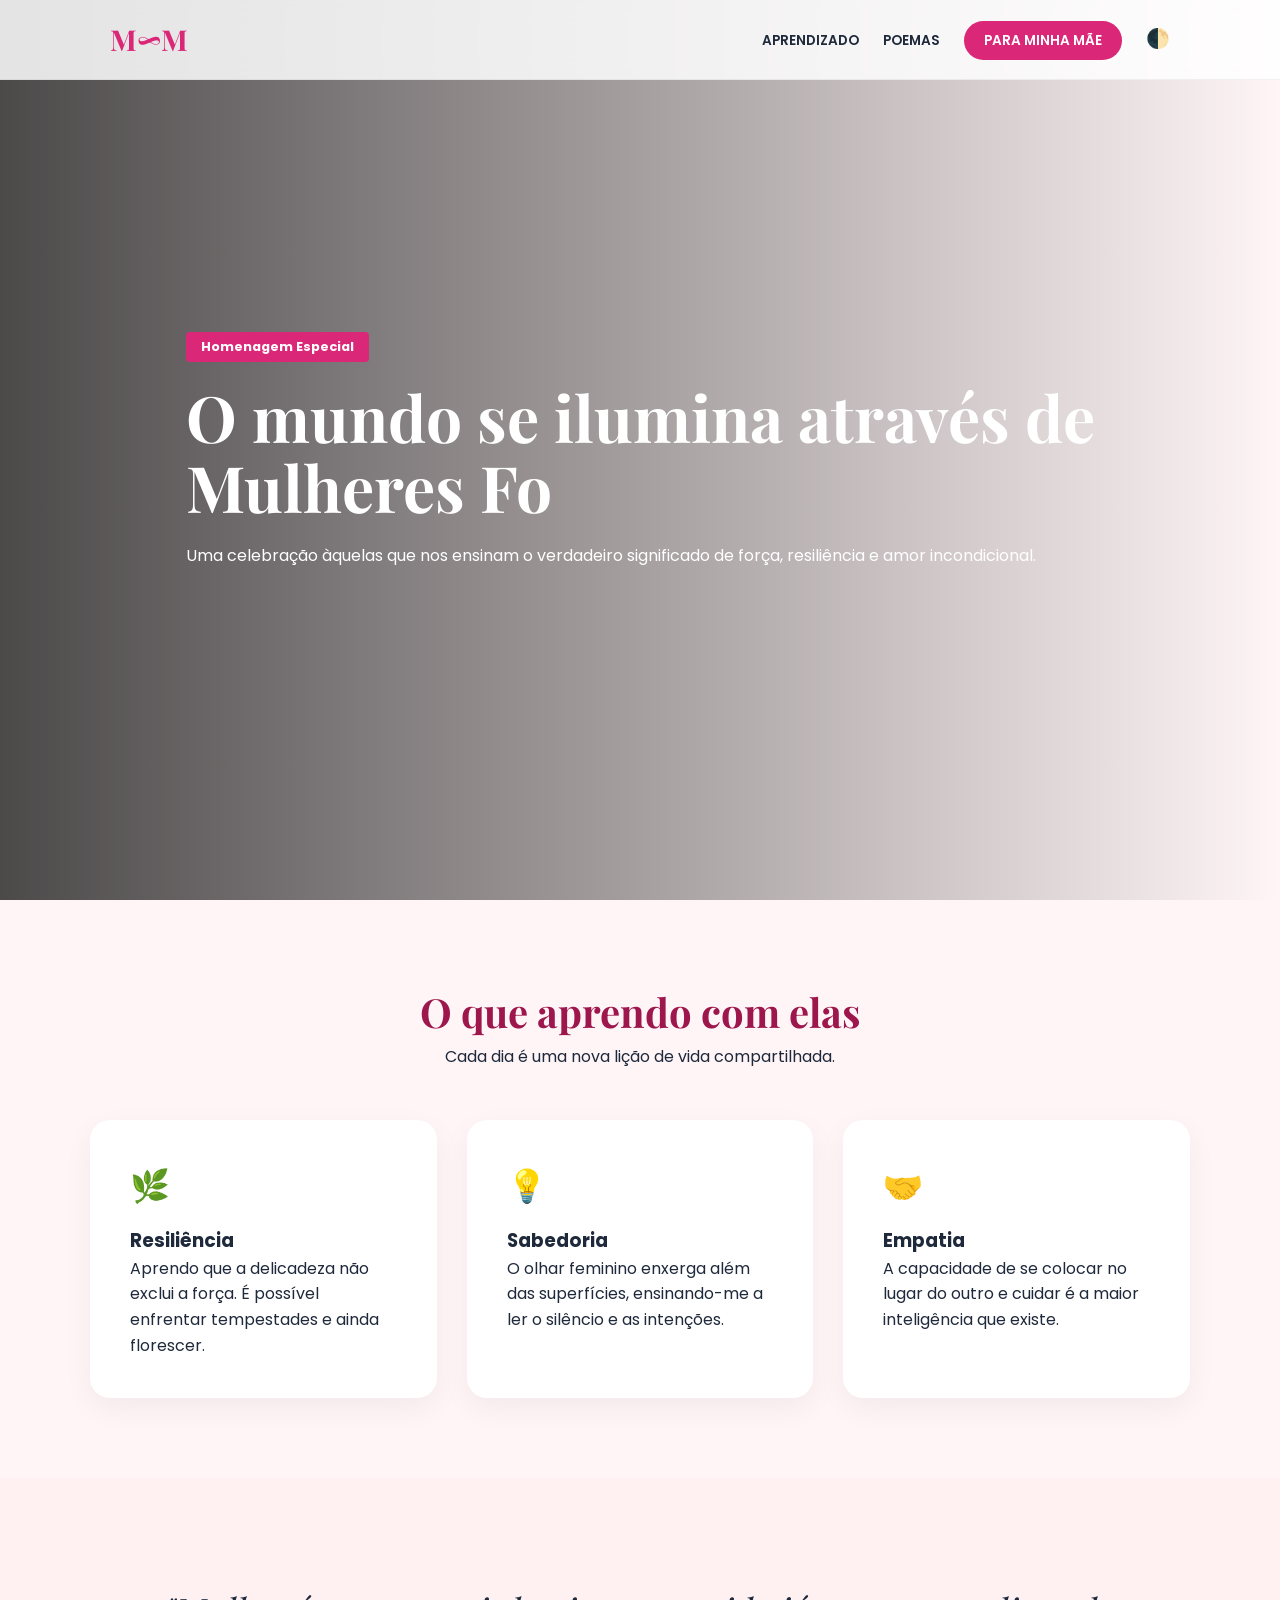
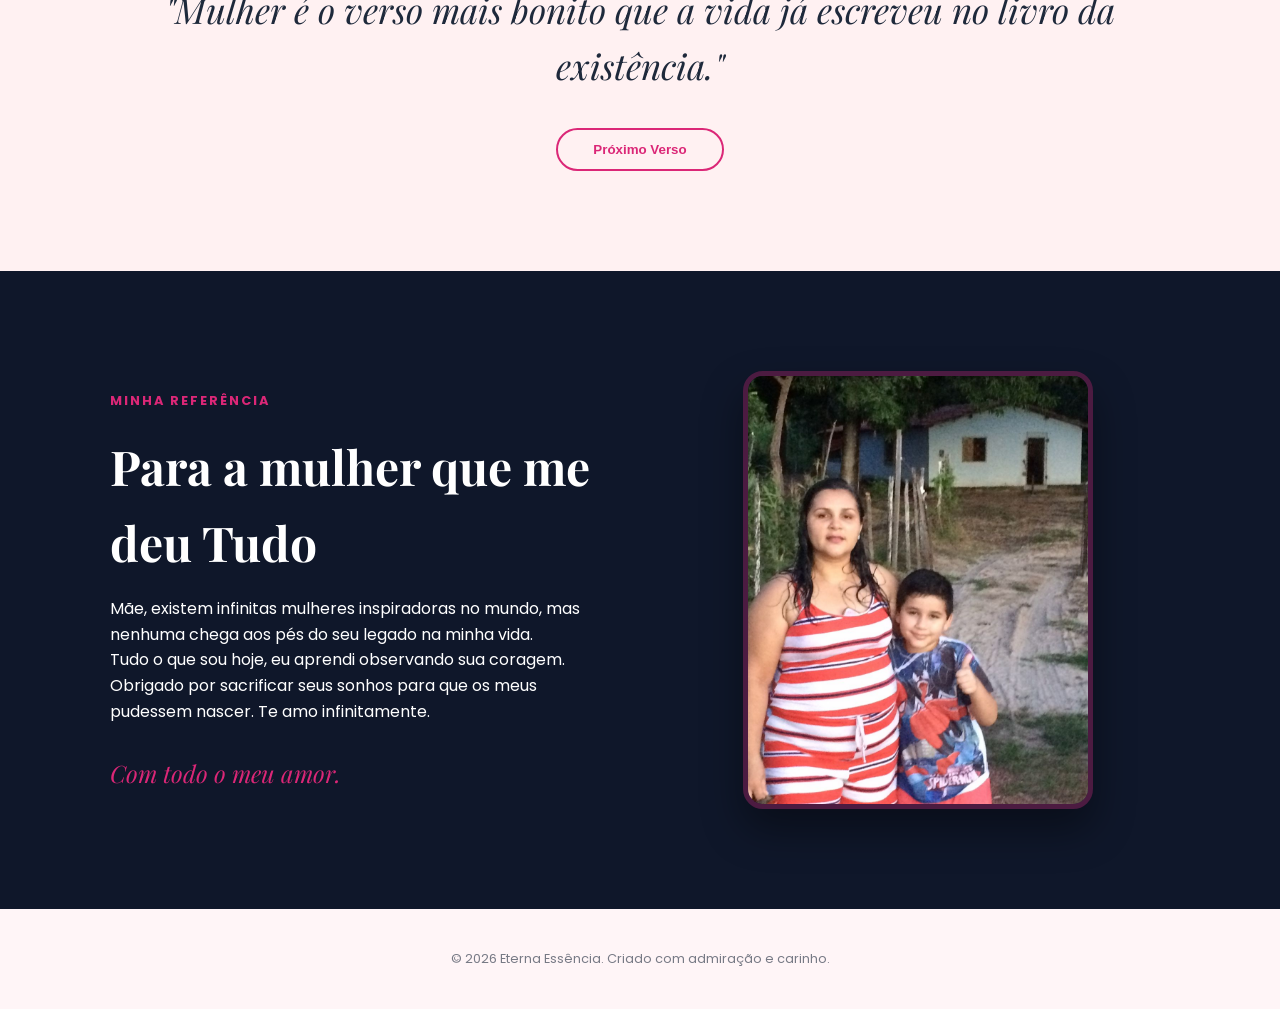
<file: index.html>
<!DOCTYPE html>
<html lang="pt-br">
<head>
    <meta charset="UTF-8">
    <meta name="viewport" content="width=device-width, initial-scale=1.0">
    <title>Eterna Essência | Homenagem às Mulheres</title>
    <link href="https://fonts.googleapis.com/css2?family=Playfair+Display:ital,wght@0,400;0,700;1,600&family=Poppins:wght@300;400;600&display=swap" rel="stylesheet">
    <link rel="stylesheet" href="style.css">
</head>
<body>

    <nav id="navbar">
        <div class="container nav-content">
            <div class="logo">M∞M</div>
            <ul class="nav-links">
                <li><a href="aprendizado.html">Aprendizado</a></li>
                <li><a href="poemas.html">Poemas</a></li>
                <li><a href="mae.html" class="btn-mae">Para Minha Mãe</a></li>
                <li><button id="theme-toggle" aria-label="Alternar tema">🌓</button></li>
            </ul>
        </div>
    </nav>

    <header id="home" class="hero">
        <div class="hero-overlay"></div>
        <div class="container hero-text">
            <span class="badge">Homenagem Especial</span>
            <h1 class="reveal">O mundo se ilumina através de <br><span id="typewriter"></span></h1>
            <p class="reveal">Uma celebração àquelas que nos ensinam o verdadeiro significado de força, resiliência e amor incondicional.</p>
        </div>
    </header>

    <main>
        <section id="aprendizado" class="container section-padding">
            <div class="section-title reveal">
                <h2>O que aprendo com elas</h2>
                <p>Cada dia é uma nova lição de vida compartilhada.</p>
            </div>
            <div class="grid">
                <div class="card reveal">
                    <div class="icon">🌿</div>
                    <h3>Resiliência</h3>
                    <p>Aprendo que a delicadeza não exclui a força. É possível enfrentar tempestades e ainda florescer.</p>
                </div>
                <div class="card reveal">
                    <div class="icon">💡</div>
                    <h3>Sabedoria</h3>
                    <p>O olhar feminino enxerga além das superfícies, ensinando-me a ler o silêncio e as intenções.</p>
                </div>
                <div class="card reveal">
                    <div class="icon">🤝</div>
                    <h3>Empatia</h3>
                    <p>A capacidade de se colocar no lugar do outro e cuidar é a maior inteligência que existe.</p>
                </div>
            </div>
        </section>

        <section id="poemas" class="poem-section">
            <div class="container text-center reveal">
                <div id="poem-display">
                    <p class="poem-text" id="poem-content">"Mulher é o verso mais bonito que a vida já escreveu no livro da existência."</p>
                </div>
                <button onclick="changePoem()" class="btn-next">Próximo Verso</button>
            </div>
        </section>

        <section id="mae" class="mother-sanctuary">
            <div class="container reveal">
                <div class="mother-grid">
                    <div class="mother-text">
                        <span class="tag">Minha Referência</span>
                        <h2>Para a mulher que me deu <strong>Tudo</strong></h2>
                        <p>Mãe, existem infinitas mulheres inspiradoras no mundo, mas nenhuma chega aos pés do seu legado na minha vida.</p>
                        <p>Tudo o que sou hoje, eu aprendi observando sua coragem. Obrigado por sacrificar seus sonhos para que os meus pudessem nascer. Te amo infinitamente.</p>
                        <div class="signature">Com todo o meu amor.</div>
                    </div>
                    <div class="mother-image-container">
                        <img src="WhatsApp Image 2026-03-08 at 12.11.44.jpeg" alt="Minha Mãe" class="mother-photo">
                    </div>
                </div>
            </div>
        </section>
    </main>

    <footer>
        <div class="container">
            <p>&copy; 2026 Eterna Essência. Criado com admiração e carinho.</p>
        </div>
    </footer>

    <script src="script.js"></script>
</body>
</html>
</file>
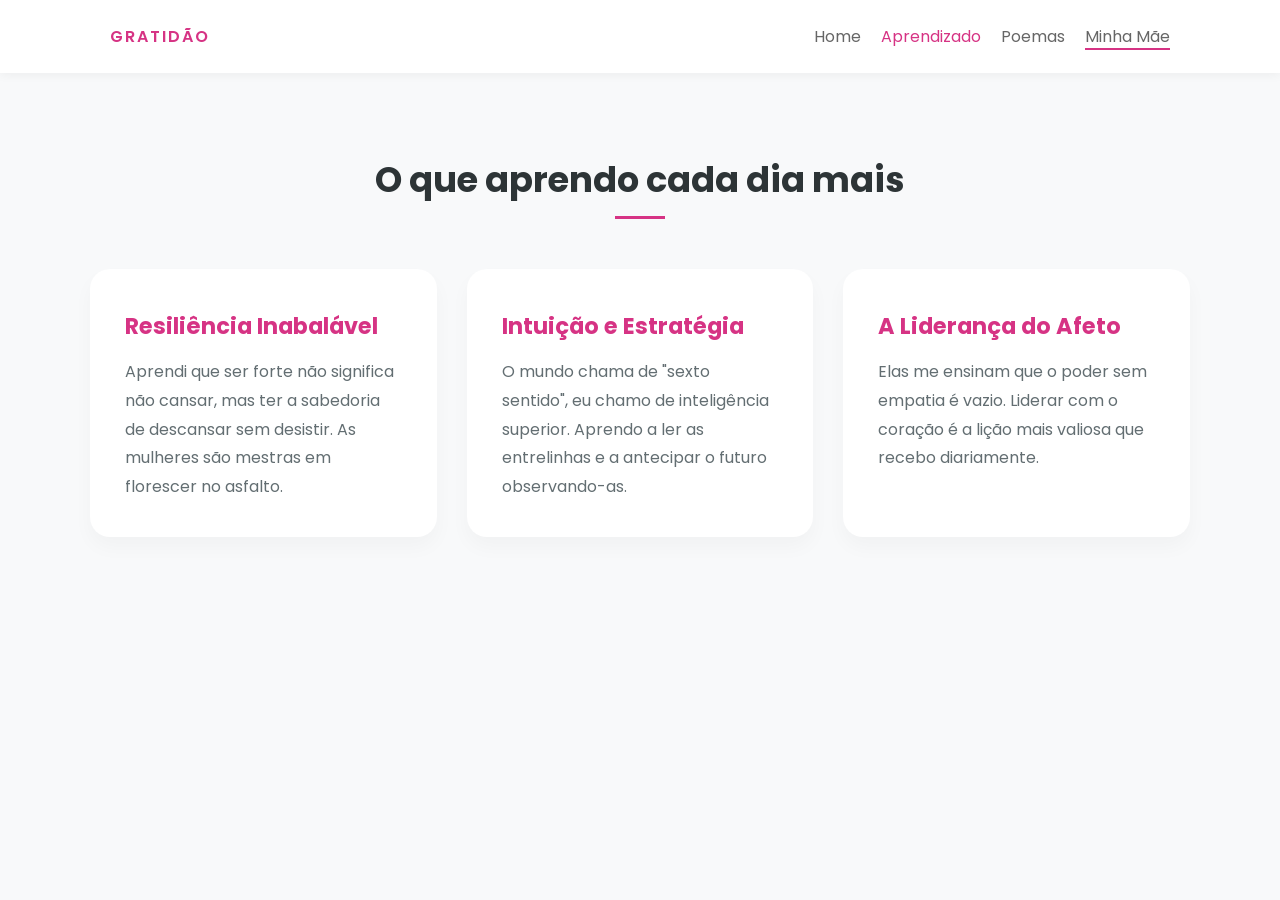
<file: aprendizado.html>
<!DOCTYPE html>
<html lang="pt-br">
<head>
    <meta charset="UTF-8">
    <title>Aprendizado | Essência Feminina</title>
    <link rel="stylesheet" href="style4.css">
</head>
<body class="bg-light">
    <nav>
        <div class="container nav-content">
            <div class="logo">GRATIDÃO</div>
            <ul class="nav-links">
                <li><a href="index.html">Home</a></li>
                <li><a href="aprendizado.html" class="active">Aprendizado</a></li>
                <li><a href="poemas.html">Poemas</a></li>
                <li><a href="mae.html" class="nav-special">Minha Mãe</a></li>
            </ul>
        </div>
    </nav>

    <section class="page-content container">
        <h2 class="title">O que aprendo cada dia mais</h2>
        <div class="learning-grid">
            <div class="card">
                <h3>Resiliência Inabalável</h3>
                <p>Aprendi que ser forte não significa não cansar, mas ter a sabedoria de descansar sem desistir. As mulheres são mestras em florescer no asfalto.</p>
            </div>
            <div class="card">
                <h3>Intuição e Estratégia</h3>
                <p>O mundo chama de "sexto sentido", eu chamo de inteligência superior. Aprendo a ler as entrelinhas e a antecipar o futuro observando-as.</p>
            </div>
            <div class="card">
                <h3>A Liderança do Afeto</h3>
                <p>Elas me ensinam que o poder sem empatia é vazio. Liderar com o coração é a lição mais valiosa que recebo diariamente.</p>
            </div>
        </div>
    </section>
   <script src="script3.js"></script>
</body>
</html>
</file>
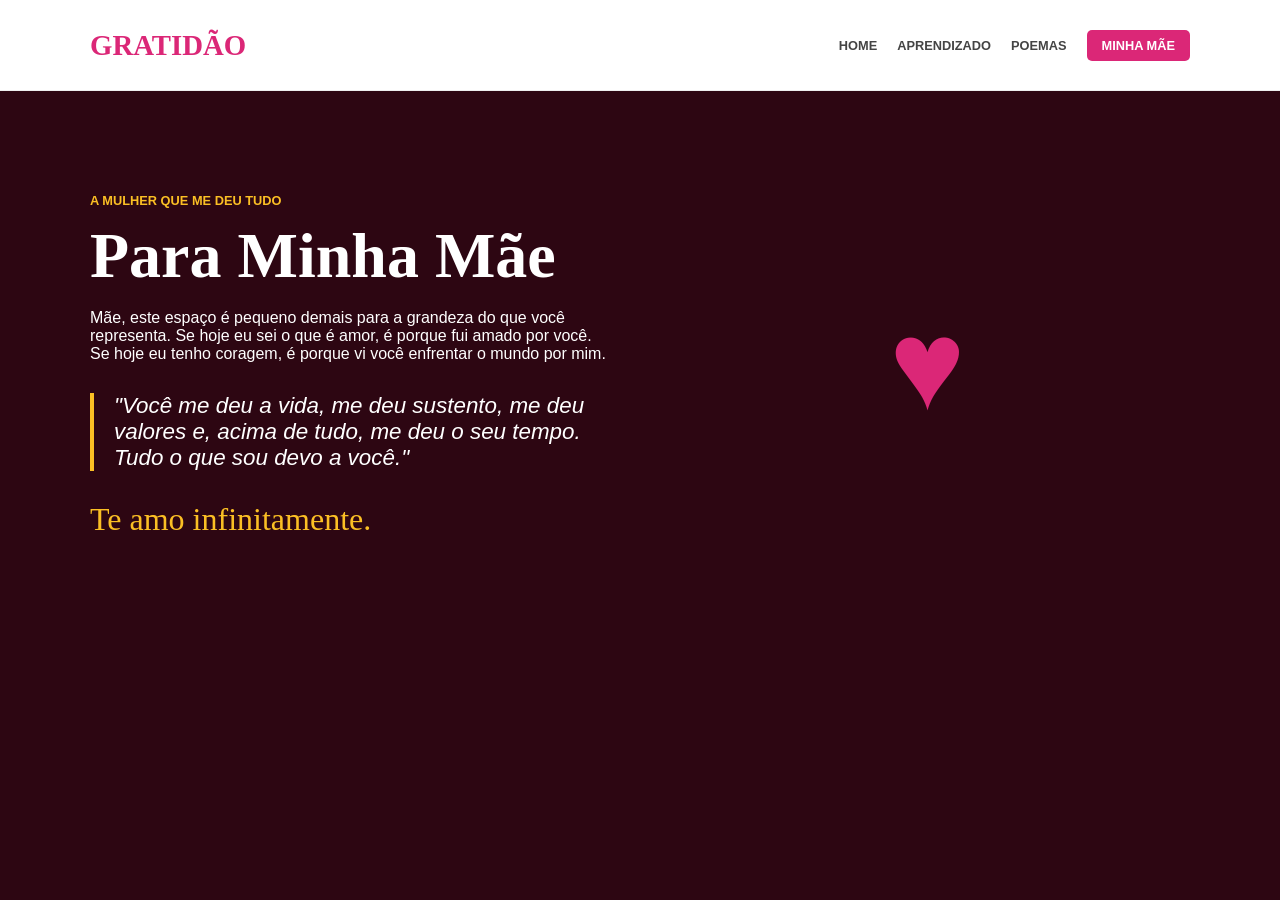
<file: mae.html>
<!DOCTYPE html>
<html lang="pt-br">
<head>
    <meta charset="UTF-8">
    <title>Minha Mãe | Essência Feminina</title>
    <link rel="stylesheet" href="style2.css">
</head>
<body class="mother-page">
    <nav>
        <div class="container nav-content">
            <div class="logo">GRATIDÃO</div>
            <ul class="nav-links">
                <li><a href="index.html">Home</a></li>
                <li><a href="aprendizado.html">Aprendizado</a></li>
                <li><a href="poemas.html">Poemas</a></li>
                <li><a href="mae.html" class="nav-special active">Minha Mãe</a></li>
            </ul>
        </div>
    </nav>

    <section class="mother-hero">
        <div class="container mother-grid">
            <div class="mother-text">
                <span class="highlight">A Mulher que me deu tudo</span>
                <h1>Para Minha Mãe</h1>
                <p>Mãe, este espaço é pequeno demais para a grandeza do que você representa. Se hoje eu sei o que é amor, é porque fui amado por você. Se hoje eu tenho coragem, é porque vi você enfrentar o mundo por mim.</p>
                <blockquote class="special-quote">
                    "Você me deu a vida, me deu sustento, me deu valores e, acima de tudo, me deu o seu tempo. Tudo o que sou devo a você."
                </blockquote>
                <div class="final-message">Te amo infinitamente.</div>
            </div>
            <div class="mother-visual">
                <div class="heart-pulse">♥</div>
            </div>
        </div>
    </section>
</body>
</html>
</file>
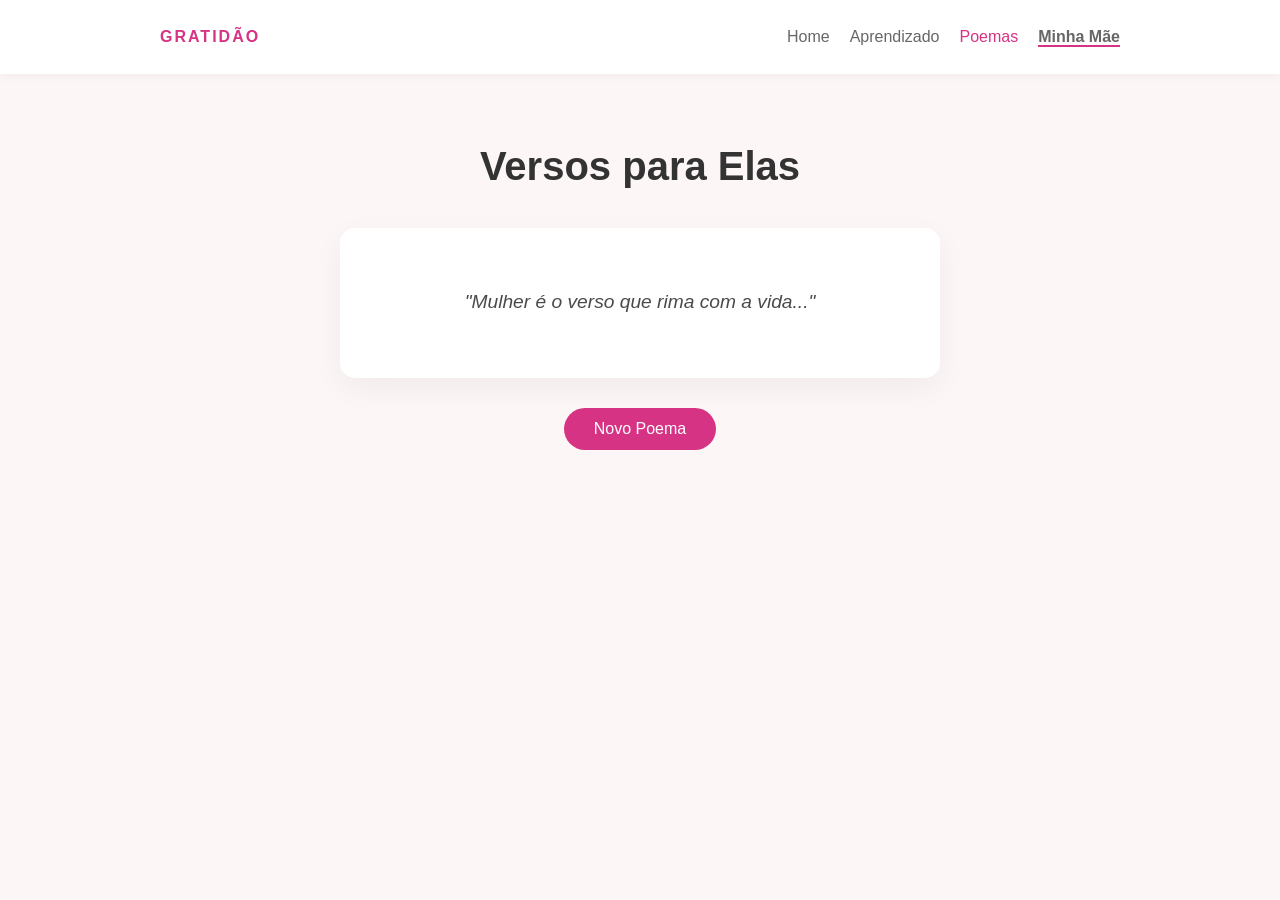
<file: poemas.html>
<!DOCTYPE html>
<html lang="pt-br">
<head>
    <meta charset="UTF-8">
    <title>Poemas | Essência Feminina</title>
    <link rel="stylesheet" href="style3.css">
</head>
<body class="bg-poem">
    <nav>
        <div class="container nav-content">
            <div class="logo">GRATIDÃO</div>
            <ul class="nav-links">
                <li><a href="index.html">Home</a></li>
                <li><a href="aprendizado.html">Aprendizado</a></li>
                <li><a href="poemas.html" class="active">Poemas</a></li>
                <li><a href="mae.html" class="nav-special">Minha Mãe</a></li>
            </ul>
        </div>
    </nav>

    <section class="page-content container text-center">
        <h2 class="title">Versos para Elas</h2>
        <div id="poem-container" class="poem-box">
            <p id="poem-text">"Mulher é o verso que rima com a vida..."</p>
        </div>
        <button onclick="changePoem()" class="btn-alt">Novo Poema</button>
    </section>
    <script src="script2.js"></script>
</body>
</html>
</file>
<file: style.css>
:root {
    --primary: #db2777;
    --primary-dark: #9d174d;
    --bg-light: #fff5f7;
    --bg-dark: #0f172a;
    --text-main: #1e293b;
    --text-muted: #64748b;
    --white: #ffffff;
    --card-bg: #ffffff;
}

.dark {
    --bg-light: var(--bg-dark);
    --text-main: #f1f5f9;
    --text-muted: #94a3b8;
    --card-bg: #1e293b;
}

/* Reset e Base */
* { margin: 0; padding: 0; box-sizing: border-box; }
html { scroll-behavior: smooth; }
body { 
    font-family: 'Poppins', sans-serif; 
    color: var(--text-main); 
    background: var(--bg-light); 
    line-height: 1.6; 
    transition: background 0.4s, color 0.4s; 
}

.container { max-width: 1100px; margin: 0 auto; padding: 0 20px; }
.text-center { text-align: center; }
.section-padding { padding: 80px 0; }

/* Navegação */
#navbar { 
    position: fixed; width: 100%; top: 0; z-index: 1000; 
    background: rgba(255, 255, 255, 0.85); 
    backdrop-filter: blur(10px); 
    height: 80px; display: flex; align-items: center; 
    border-bottom: 1px solid rgba(0,0,0,0.05); 
}
.dark #navbar { background: rgba(15, 23, 42, 0.85); border-color: rgba(255,255,255,0.1); }

.nav-content { display: flex; justify-content: space-between; align-items: center; width: 100%; }
.logo { font-family: 'Playfair Display', serif; font-size: 1.8rem; font-weight: bold; color: var(--primary); }
.nav-links { display: flex; list-style: none; gap: 1.5rem; align-items: center; }
.nav-links a { text-decoration: none; color: inherit; font-size: 0.85rem; font-weight: 600; text-transform: uppercase; transition: 0.3s; }
.nav-links a:hover { color: var(--primary); }
.btn-mae { background: var(--primary); color: white !important; padding: 10px 20px; border-radius: 50px; }
#theme-toggle { background: none; border: none; cursor: pointer; font-size: 1.2rem; }

/* Hero Section */
.hero { 
    height: 100vh; 
    background: url('https://images.unsplash.com/photo-1518837695029-00667a925772?auto=format&fit=crop&q=80') center/cover; 
    display: flex; align-items: center; position: relative; color: white; 
}
.hero-overlay { position: absolute; inset: 0; background: linear-gradient(to right, rgba(0,0,0,0.7), transparent); }
.hero-text { position: relative; z-index: 2; }
.hero h1 { font-family: 'Playfair Display', serif; font-size: clamp(2.5rem, 5vw, 4rem); line-height: 1.1; margin-bottom: 20px; }
.badge { background: var(--primary); padding: 5px 15px; border-radius: 4px; font-size: 0.8rem; font-weight: bold; margin-bottom: 20px; display: inline-block; }

/* Cards */
.section-title { text-align: center; margin-bottom: 50px; }
.section-title h2 { font-family: 'Playfair Display', serif; font-size: 2.5rem; color: var(--primary-dark); }
.grid { display: grid; grid-template-columns: repeat(auto-fit, minmax(280px, 1fr)); gap: 30px; }
.card { background: var(--card-bg); padding: 40px; border-radius: 20px; box-shadow: 0 10px 30px rgba(0,0,0,0.05); transition: 0.3s; }
.card:hover { transform: translateY(-10px); }
.card .icon { font-size: 2rem; margin-bottom: 15px; }

/* Poemas */
.poem-section { padding: 100px 0; background: #fff1f2; color: #1e293b; }
.dark .poem-section { background: #1a1c2e; color: white; }
.poem-text { font-family: 'Playfair Display', serif; font-size: clamp(1.5rem, 4vw, 2.2rem); font-style: italic; transition: opacity 0.4s; min-height: 120px; display: flex; align-items: center; justify-content: center; }
.btn-next { margin-top: 30px; padding: 12px 35px; border: 2px solid var(--primary); background: transparent; color: var(--primary); cursor: pointer; font-weight: bold; border-radius: 50px; transition: 0.3s; }
.btn-next:hover { background: var(--primary); color: white; }

/* Santuário da Mãe */
.mother-sanctuary { padding: 100px 0; background: var(--bg-dark); color: white; }
.mother-grid { display: grid; grid-template-columns: repeat(auto-fit, minmax(300px, 1fr)); gap: 50px; align-items: center; }
.tag { color: var(--primary); font-weight: bold; letter-spacing: 2px; text-transform: uppercase; font-size: 0.8rem; }
.mother-text h2 { font-family: 'Playfair Display', serif; font-size: 3rem; margin: 15px 0; }
.signature { font-family: 'Playfair Display', serif; font-style: italic; font-size: 1.5rem; color: var(--primary); margin-top: 30px; }

/* Foto Organizada */
.mother-photo {
    max-width: 350px; width: 100%; border-radius: 20px;
    display: block; margin: 0 auto;
    border: 5px solid rgba(219, 39, 119, 0.3);
    box-shadow: 0 20px 40px rgba(0,0,0,0.4);
    object-fit: cover; aspect-ratio: 4/5;
}

/* Animações */
.reveal { opacity: 0; transform: translateY(30px); transition: 1s all ease; }
.reveal.active { opacity: 1; transform: translateY(0); }

footer { padding: 40px 0; text-align: center; opacity: 0.6; font-size: 0.8rem; }
</file>
<file: style4.css>
/* Importando uma fonte elegante do Google */
@import url('https://fonts.googleapis.com/css2?family=Poppins:wght@300;400;600&display=swap');

* {
    margin: 0;
    padding: 0;
    box-sizing: border-box;
    font-family: 'Poppins', sans-serif;
}

body.bg-light {
    background-color: #f8f9fa;
    color: #333;
}

.container {
    max-width: 1100px;
    margin: 0 auto;
    padding: 0 20px;
}

/* Navegação (Mantendo consistência com a página de poemas) */
nav {
    background: #fff;
    padding: 1.5rem 0;
    box-shadow: 0 2px 10px rgba(0,0,0,0.05);
}

.nav-content {
    display: flex;
    justify-content: space-between;
    align-items: center;
}

.logo {
    font-weight: 600;
    letter-spacing: 2px;
    color: #d63384;
}

.nav-links {
    list-style: none;
    display: flex;
    gap: 20px;
}

.nav-links a {
    text-decoration: none;
    color: #666;
    font-weight: 400;
    transition: 0.3s;
}

.nav-links a:hover, .nav-links a.active {
    color: #d63384;
}

.nav-special {
    font-weight: 600;
    border-bottom: 2px solid #d63384;
}

/* Conteúdo da Página */
.page-content {
    padding: 80px 0;
}

.title {
    text-align: center;
    font-size: 2.2rem;
    margin-bottom: 50px;
    color: #2d3436;
    position: relative;
}

.title::after {
    content: '';
    display: block;
    width: 50px;
    height: 3px;
    background: #d63384;
    margin: 10px auto;
}

/* Grid de Aprendizado */
.learning-grid {
    display: grid;
    grid-template-columns: repeat(auto-fit, minmax(300px, 1fr));
    gap: 30px;
}

/* Estilo dos Cards */
.card {
    background: #fff;
    padding: 35px;
    border-radius: 20px;
    box-shadow: 0 10px 20px rgba(0,0,0,0.03);
    transition: transform 0.3s ease, box-shadow 0.3s ease;
    border-top: 5px solid transparent;
    opacity: 0; /* Começa invisível para o efeito do Script */
    transform: translateY(20px);
}

.card:hover {
    transform: translateY(-10px);
    box-shadow: 0 15px 30px rgba(214, 51, 132, 0.1);
    border-top: 5px solid #d63384;
}

.card h3 {
    color: #d63384;
    margin-bottom: 15px;
    font-size: 1.4rem;
}

.card p {
    color: #636e72;
    line-height: 1.8;
}

/* Classe para animação via JS */
.card.show {
    opacity: 1;
    transform: translateY(0);
}
</file>
<file: style2.css>
/* Estilos Gerais */
body { margin: 0; font-family: 'Montserrat', sans-serif; transition: 0.5s; }
.container { max-width: 1100px; margin: 0 auto; padding: 0 20px; }
nav { background: #fff; padding: 20px 0; border-bottom: 1px solid #eee; position: sticky; top: 0; z-index: 100; }
.nav-content { display: flex; justify-content: space-between; align-items: center; }
.logo { font-family: 'Cormorant Garamond', serif; font-size: 1.8rem; font-weight: bold; color: #db2777; }
.nav-links { display: flex; list-style: none; gap: 20px; align-items: center; }
.nav-links a { text-decoration: none; color: #444; font-weight: bold; font-size: 0.8rem; text-transform: uppercase; }
.nav-links a.active { color: #db2777; }
.nav-special { background: #db2777; color: #fff !important; padding: 8px 15px; border-radius: 5px; }

/* Home */
.hero { height: 90vh; background: linear-gradient(rgba(0,0,0,0.5), rgba(0,0,0,0.5)), url('https://images.unsplash.com/photo-1533174072545-7a4b6ad7a6c3?auto=format&fit=crop&q=80') center/cover; display: flex; align-items: center; color: #fff; text-align: center; }
.btn { display: inline-block; padding: 15px 30px; background: #db2777; color: #fff; text-decoration: none; border-radius: 30px; margin-top: 20px; font-weight: bold; }

/* Aprendizado */
.bg-light { background: #fff5f7; }
.learning-grid { display: grid; grid-template-columns: repeat(auto-fit, minmax(300px, 1fr)); gap: 30px; margin-top: 50px; }
.card { background: #fff; padding: 30px; border-radius: 15px; box-shadow: 0 10px 20px rgba(0,0,0,0.05); }

/* Poemas */
.bg-poem { background: #fdf2f8; }
.poem-box { padding: 80px 20px; font-family: 'Cormorant Garamond', serif; font-size: 2.2rem; font-style: italic; color: #831843; }
.btn-alt { padding: 10px 20px; border: 2px solid #db2777; background: transparent; color: #db2777; cursor: pointer; border-radius: 20px; font-weight: bold; }

/* Mãe Especial */
.mother-page { background: #2d0612; color: #fff; }
.mother-grid { display: grid; grid-template-columns: 1fr 1fr; gap: 50px; padding: 100px 0; align-items: center; }
.highlight { color: #fbbf24; font-weight: bold; text-transform: uppercase; font-size: 0.8rem; }
.mother-text h1 { font-family: 'Cormorant Garamond', serif; font-size: 4rem; margin: 10px 0; }
.special-quote { border-left: 4px solid #fbbf24; padding-left: 20px; font-style: italic; font-size: 1.4rem; margin: 30px 0; }
.final-message { font-family: 'Cormorant Garamond', serif; font-size: 2rem; color: #fbbf24; }
.heart-pulse { font-size: 8rem; color: #db2777; text-align: center; animation: pulse 1.5s infinite; }

@keyframes pulse {
    0% { transform: scale(1); }
    50% { transform: scale(1.1); }
    100% { transform: scale(1); }
}

@media (max-width: 768px) { .mother-grid { grid-template-columns: 1fr; text-align: center; } }
</file>
<file: style3.css>
/* Configurações Globais */
* {
    margin: 0;
    padding: 0;
    box-sizing: border-box;
    font-family: 'Segoe UI', Tahoma, Geneva, Verdana, sans-serif;
}

body.bg-poem {
    background: #fdf6f6; /* Um tom de rosa bem suave */
    color: #4a4a4a;
    line-height: 1.6;
}

.container {
    max-width: 1000px;
    margin: 0 auto;
    padding: 0 20px;
}

/* Navegação */
nav {
    background: #fff;
    padding: 1.5rem 0;
    box-shadow: 0 2px 10px rgba(0,0,0,0.05);
}

.nav-content {
    display: flex;
    justify-content: space-between;
    align-items: center;
}

.logo {
    font-weight: bold;
    letter-spacing: 2px;
    color: #d63384;
}

.nav-links {
    list-style: none;
    display: flex;
    gap: 20px;
}

.nav-links a {
    text-decoration: none;
    color: #666;
    transition: color 0.3s;
}

.nav-links a:hover, .nav-links a.active {
    color: #d63384;
}

.nav-special {
    font-weight: bold;
    border-bottom: 2px solid #d63384;
}

/* Conteúdo */
.page-content {
    padding: 60px 0;
    text-align: center;
}

.title {
    font-size: 2.5rem;
    margin-bottom: 30px;
    color: #333;
}

.poem-box {
    background: #fff;
    padding: 40px;
    border-radius: 15px;
    box-shadow: 0 10px 30px rgba(0,0,0,0.05);
    margin: 0 auto 30px;
    max-width: 600px;
    min-height: 150px;
    display: flex;
    align-items: center;
    justify-content: center;
    font-style: italic;
    font-size: 1.2rem;
}

/* Botão */
.btn-alt {
    background: #d63384;
    color: white;
    border: none;
    padding: 12px 30px;
    border-radius: 25px;
    cursor: pointer;
    font-size: 1rem;
    transition: transform 0.2s, background 0.3s;
}

.btn-alt:hover {
    background: #b82a6f;
    transform: translateY(-2px);
}
</file>
